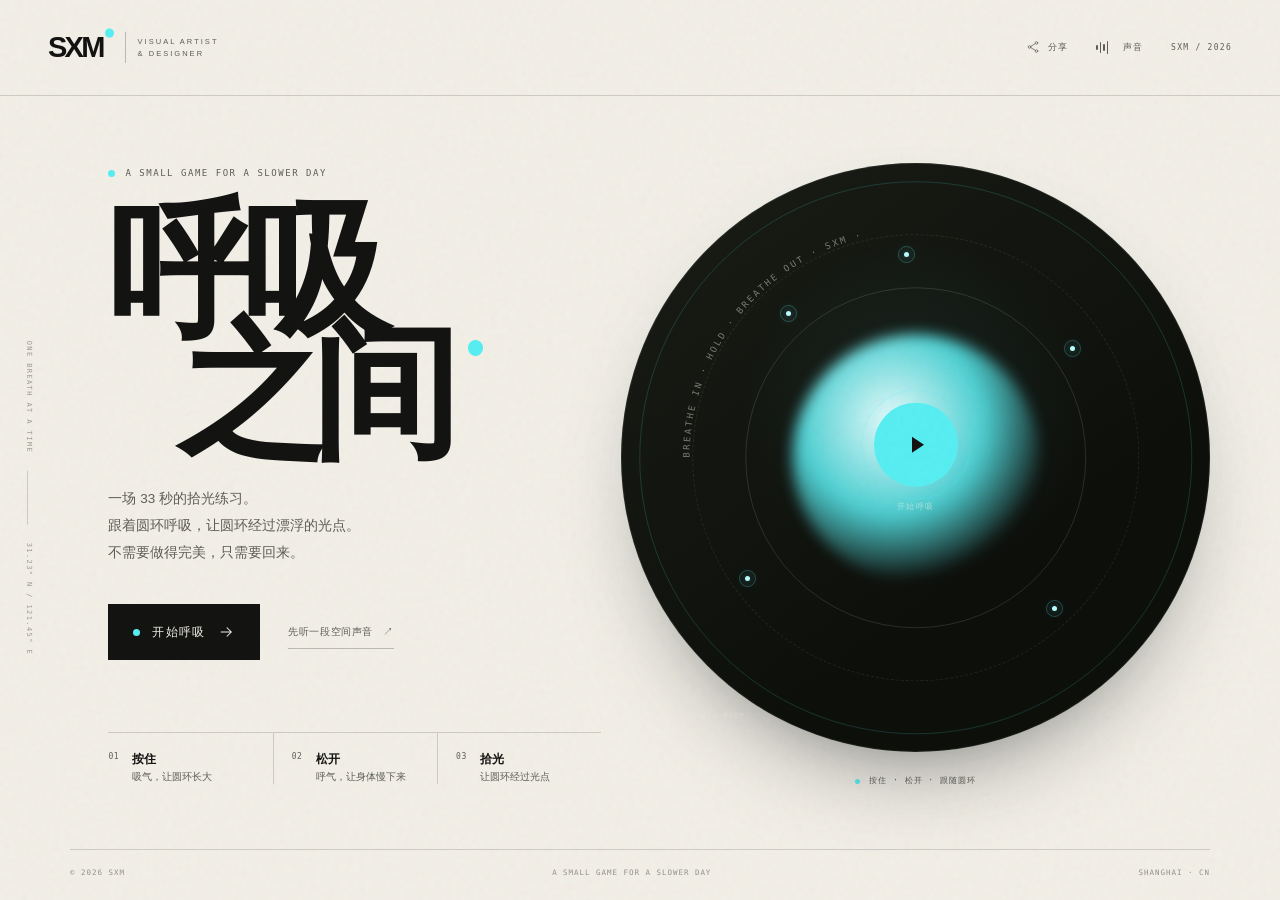
<file: index.html>
<!DOCTYPE html>
<html lang="zh-CN">
<head>
  <meta charset="UTF-8">
  <meta name="viewport" content="width=device-width, initial-scale=1.0, viewport-fit=cover">
  <meta name="description" content="SXM 呼吸之间 —— 一场 33 秒的拾光小游戏。按住吸气，松开呼气，让圆环经过光点。">
  <meta name="theme-color" content="#F2EFE7">
  <meta name="apple-mobile-web-app-capable" content="yes">
  <meta name="apple-mobile-web-app-status-bar-style" content="black-translucent">
  <meta property="og:type" content="website">
  <meta property="og:title" content="SXM · 呼吸之间｜拾光小游戏">
  <meta property="og:description" content="按住吸气，松开呼气，在 33 秒里拾起 18 个光点。">
  <meta property="og:url" content="https://sxm6688.github.io/sxm-breath/">
  <meta property="og:image" content="https://sxm6688.github.io/sxm-breath/og-image.png">
  <meta property="og:image:width" content="1200">
  <meta property="og:image:height" content="630">
  <meta name="twitter:card" content="summary_large_image">
  <meta name="twitter:title" content="SXM · 呼吸之间｜拾光小游戏">
  <meta name="twitter:description" content="按住吸气，松开呼气，在 33 秒里拾起 18 个光点。">
  <meta name="twitter:image" content="https://sxm6688.github.io/sxm-breath/og-image.png">
  <link rel="canonical" href="https://sxm6688.github.io/sxm-breath/">
  <title>SXM · 呼吸之间｜拾光小游戏</title>
  <link rel="icon" href="data:image/svg+xml,%3Csvg xmlns='http://www.w3.org/2000/svg' viewBox='0 0 64 64'%3E%3Crect width='64' height='64' rx='50%25' fill='%23131311'/%3E%3Ccircle cx='44' cy='20' r='9' fill='%2358EEF2'/%3E%3Ctext x='15' y='43' font-family='Arial Black' font-size='20' fill='%23F2EFE7'%3ESXM%3C/text%3E%3C/svg%3E">
  <link rel="stylesheet" href="game.css?v=20261019-2">
</head>
<body>
  <a class="skip-link" href="#gameStart">跳到游戏</a>
  <div class="grain" aria-hidden="true"></div>

  <header class="site-head">
    <a class="brand" href="game.html" aria-label="SXM 首页">
      <span class="brand__mark">SXM<span class="brand__dot" aria-hidden="true"></span></span>
      <span class="brand__divider" aria-hidden="true"></span>
      <span class="brand__type">VISUAL ARTIST<br>&amp; DESIGNER</span>
    </a>
    <div class="head-actions">
      <button class="share-btn" type="button" data-share aria-label="分享小游戏">
        <svg viewBox="0 0 24 24" aria-hidden="true"><circle cx="18" cy="5" r="2.2"/><circle cx="6" cy="12" r="2.2"/><circle cx="18" cy="19" r="2.2"/><path d="m8 11 7.8-4.6M8 13l7.8 4.6"/></svg>
        <span>分享</span>
      </button>
      <button class="sound-btn" type="button" data-sound aria-pressed="false" aria-label="打开空间声音">
        <span class="sound-icon" aria-hidden="true"><i></i><i></i><i></i><i></i></span>
        <span class="sound-label">声音</span>
      </button>
      <span class="head-index">SXM / 2026</span>
    </div>
  </header>

  <main class="landing">
    <div class="landing__rail" aria-hidden="true">
      <span>ONE BREATH AT A TIME</span>
      <span class="rail-line"></span>
      <span>31.23° N / 121.45° E</span>
    </div>

    <div class="landing__grid">
      <section class="hero-copy">
        <p class="eyebrow reveal"><span class="lime-dot"></span> A SMALL GAME FOR A SLOWER DAY</p>
        <h1 class="reveal">呼吸<br><span class="hero-copy__second">之间<span class="title-dot" aria-hidden="true"></span></span></h1>
        <p class="lede reveal">一场 33 秒的拾光练习。<br>跟着圆环呼吸，让圆环经过漂浮的光点。<br>不需要做得完美，只需要回来。</p>
        <div class="hero-actions reveal">
          <button class="start-btn" type="button" data-open-game id="gameStart">
            <span class="start-btn__dot" aria-hidden="true"></span>
            开始呼吸
            <svg viewBox="0 0 24 24" aria-hidden="true"><path d="M5 12h13M13 6l6 6-6 6"/></svg>
          </button>
          <button class="sound-link" type="button" data-sound-link>先听一段空间声音 <span>↗</span></button>
        </div>
        <div class="how reveal">
          <div class="how__item">
            <span class="how__n">01</span>
            <div><strong>按住</strong><span>吸气，让圆环长大</span></div>
          </div>
          <div class="how__item">
            <span class="how__n">02</span>
            <div><strong>松开</strong><span>呼气，让身体慢下来</span></div>
          </div>
          <div class="how__item">
            <span class="how__n">03</span>
            <div><strong>拾光</strong><span>让圆环经过光点</span></div>
          </div>
        </div>
      </section>

      <section class="preview reveal" aria-label="呼吸游戏预览">
        <div class="preview__glow" aria-hidden="true"></div>
        <div class="preview__disc">
          <div class="preview__ring preview__ring--1" aria-hidden="true"></div>
          <div class="preview__ring preview__ring--2" aria-hidden="true"></div>
          <div class="preview__ring preview__ring--3" aria-hidden="true"></div>
          <div class="preview__orb" aria-hidden="true"></div>
          <div class="preview__motes" aria-hidden="true">
            <i class="preview__mote preview__mote--1"></i>
            <i class="preview__mote preview__mote--2"></i>
            <i class="preview__mote preview__mote--3"></i>
            <i class="preview__mote preview__mote--4"></i>
            <i class="preview__mote preview__mote--5"></i>
          </div>
          <svg class="preview__orbit" viewBox="0 0 440 440" aria-hidden="true">
            <defs>
              <path id="previewOrbit" d="M220,220 m-176,0 a176,176 0 1,1 352,0 a176,176 0 1,1 -352,0"/>
            </defs>
            <text>
              <textPath href="#previewOrbit" startOffset="0">BREATHE IN · HOLD · BREATHE OUT · SXM · </textPath>
            </text>
          </svg>
          <div class="preview__core">
            <button class="play-btn" type="button" data-open-game aria-label="开始呼吸游戏">
              <span class="play-tri" aria-hidden="true"></span>
            </button>
            <span>开始呼吸</span>
          </div>
          <span class="preview__label">SXM / BREATH ROOM</span>
          <span class="preview__timer">33 SEC</span>
        </div>
        <p class="preview__note"><span class="preview__note-dot" aria-hidden="true"></span>按住 · 松开 · 跟随圆环</p>
      </section>
    </div>

    <footer class="landing__foot">
      <span>© 2026 SXM</span>
      <span>A SMALL GAME FOR A SLOWER DAY</span>
      <span>SHANGHAI · CN</span>
    </footer>
  </main>

  <div class="game" data-game aria-hidden="true" role="dialog" aria-modal="true" aria-label="呼吸之间疗愈游戏">
    <div class="game__ambient" aria-hidden="true"></div>
    <div class="game__grain" aria-hidden="true"></div>

    <header class="game__head">
      <div class="brand brand--light">
        <span class="brand__mark">SXM<span class="brand__dot" aria-hidden="true"></span></span>
        <span class="brand__divider" aria-hidden="true"></span>
        <span class="brand__type">VISUAL ARTIST<br>&amp; DESIGNER</span>
      </div>
      <div class="game__progress">
        <div class="game__progress-label"><span>呼吸</span><strong data-cycle>01 / 03</strong></div>
        <div class="game__progress-track"><i data-progress></i></div>
      </div>
      <div class="game__head-actions">
        <button class="sound-btn sound-btn--light" type="button" data-sound aria-pressed="false" aria-label="打开空间声音">
          <span class="sound-icon" aria-hidden="true"><i></i><i></i><i></i><i></i></span>
          <span class="sound-label">声音</span>
        </button>
        <button class="close-btn" type="button" data-close-game aria-label="结束练习">
          <span></span><span></span>
        </button>
      </div>
    </header>

    <div class="game__stage" data-stage tabindex="0">
      <div class="game__phase">
        <p class="eyebrow"><span class="lime-dot"></span> BREATH <span data-cycle-small>01 / 03</span></p>
        <h2 data-phase>准备好了吗</h2>
        <p class="game__count" data-phase-count>按住开始</p>
        <p class="game__instruction" data-instruction>按住任意处，开始第一次吸气。让圆环经过光点。</p>
      </div>

      <canvas data-canvas aria-hidden="true"></canvas>

      <div class="game__collect">
        <span class="collect__label">拾光 / LIGHT</span>
        <strong><span data-light>00</span><small>/ 18</small></strong>
        <div class="collect__dots" data-light-dots aria-hidden="true"></div>
        <div class="collect__combo" data-combo>连击 ×1</div>
      </div>

      <div class="game__readout">
        <div class="readout__top"><span>实时共振</span><strong data-resonance>00<small>%</small></strong></div>
        <div class="readout__bar"><i data-resonance-bar></i></div>
      </div>
    </div>

    <footer class="game__foot">
      <div class="hold-hints">
        <span class="hold-hint is-active" data-hint-hold><b>按住</b><small>吸气</small></span>
        <span class="hold-hint" data-hint-release><b>松开</b><small>呼气</small></span>
      </div>
      <span class="game__foot-meta">3 BREATHS · 18 LIGHTS · SXM</span>
      <button class="end-btn" type="button" data-close-game>结束练习</button>
    </footer>

    <section class="game__result" data-result aria-hidden="true">
      <div class="result__card">
        <button class="result__share" type="button" data-share>分享 ↗</button>
        <p class="eyebrow"><span class="lime-dot"></span> SESSION COMPLETE</p>
        <h2>你回来了。</h2>
        <p class="result__lede" data-result-lede>三次呼吸，不多不少。你已经把注意力带回了身体。</p>
        <div class="result__stats">
          <div><span>共振指数</span><strong data-result-score>—</strong></div>
          <div><span>完成呼吸</span><strong>3<small>次</small></strong></div>
          <div><span>停留时间</span><strong data-result-time>33<small>秒</small></strong></div>
        </div>
        <p class="result__light">拾光 <strong data-result-light>00</strong><span>/ 18</span><em>最高连击 ×<b data-result-combo>0</b></em></p>
        <svg class="result__spark" viewBox="0 0 500 72" preserveAspectRatio="none" aria-hidden="true">
          <path data-spark-path d="M0,50 L20,48 L40,44 L60,46 L80,35 L100,32 L120,38 L140,27 L160,18 L180,24 L200,20 L220,14 L240,18 L260,12 L280,16 L300,10 L320,13 L340,9 L360,12 L380,8 L400,11 L420,8 L440,10 L460,6 L480,8 L500,5"/>
        </svg>
        <p class="result__quote">“疗愈不是修复一个坏掉的你，<br>而是记起你本来就完整。”</p>
        <div class="result__actions">
          <button class="start-btn start-btn--light" type="button" data-replay>
            <span class="start-btn__dot" aria-hidden="true"></span>
            再呼吸一次
            <svg viewBox="0 0 24 24" aria-hidden="true"><path d="M5 12h13M13 6l6 6-6 6"/></svg>
          </button>
          <button class="text-link text-link--light" type="button" data-close-game>回到 sxm <span>↗</span></button>
        </div>
      </div>
    </section>
  </div>

  <div class="toast" data-toast aria-live="polite"></div>
  <script src="game.js?v=20261019-2"></script>
</body>
</html>
</file>
<file: game.css>
/* =========================================================
   SXM — 呼吸之间
   A small game for a slower day
   ========================================================= */

:root {
  --cream: #f2efe7;
  --cream-deep: #e7e3d8;
  --ink: #131311;
  --ink-soft: #5e5e56;
  --ink-faint: rgba(19, 19, 17, 0.16);
  --lime: #58eef2;
  --lime-bright: #b9fcff;
  --dark: #10120e;
  --dark-soft: #171a14;
  --white-soft: #f7f4ec;
  --sans: "Noto Sans SC", "PingFang SC", "Microsoft YaHei", "Helvetica Neue", sans-serif;
  --latin: "Helvetica Neue", "Inter", "Arial", sans-serif;
  --mono: "SFMono-Regular", "Cascadia Mono", "Consolas", monospace;
  --ease: cubic-bezier(0.22, 1, 0.36, 1);
  --ease-soft: cubic-bezier(0.4, 0, 0.2, 1);
}

*,
*::before,
*::after {
  box-sizing: border-box;
}

[hidden] {
  display: none !important;
}

html {
  scroll-behavior: smooth;
}

body {
  margin: 0;
  min-width: 320px;
  background: var(--cream);
  color: var(--ink);
  font-family: var(--sans);
  font-size: 15px;
  line-height: 1.7;
  -webkit-font-smoothing: antialiased;
  overflow-x: hidden;
  -webkit-tap-highlight-color: transparent;
}

body.is-locked {
  overflow: hidden;
}

::selection {
  background: var(--lime);
  color: var(--ink);
}

a {
  color: inherit;
  text-decoration: none;
}

button {
  padding: 0;
  border: 0;
  background: none;
  color: inherit;
  font: inherit;
  cursor: pointer;
}

svg {
  display: block;
}

p,
h1,
h2 {
  margin: 0;
}

:focus-visible {
  outline: 2px solid var(--ink);
  outline-offset: 5px;
}

.sr-only {
  position: absolute;
  width: 1px;
  height: 1px;
  padding: 0;
  margin: -1px;
  overflow: hidden;
  clip: rect(0, 0, 0, 0);
  white-space: nowrap;
  border: 0;
}

.skip-link {
  position: fixed;
  top: 12px;
  left: 12px;
  z-index: 9999;
  padding: 10px 18px;
  background: var(--ink);
  color: var(--cream);
  font-size: 12px;
  transform: translateY(-160%);
  transition: transform 0.25s ease;
}

.skip-link:focus {
  transform: translateY(0);
}

.grain {
  position: fixed;
  inset: 0;
  z-index: 5000;
  pointer-events: none;
  opacity: 0.055;
  mix-blend-mode: multiply;
  background-image: url("data:image/svg+xml,%3Csvg viewBox='0 0 160 160' xmlns='http://www.w3.org/2000/svg'%3E%3Cfilter id='n'%3E%3CfeTurbulence type='fractalNoise' baseFrequency='0.9' numOctaves='3' stitchTiles='stitch'/%3E%3C/filter%3E%3Crect width='100%25' height='100%25' filter='url(%23n)' opacity='0.9'/%3E%3C/svg%3E");
}

.lime-dot {
  display: inline-block;
  width: 7px;
  height: 7px;
  flex: 0 0 auto;
  border-radius: 50%;
  background: var(--lime);
}

/* =========================================================
   Brand lockup
   ========================================================= */

.brand {
  display: inline-flex;
  align-items: center;
  gap: 12px;
  line-height: 1;
}

.brand__mark {
  position: relative;
  display: inline-block;
  padding-right: 10px;
  font-family: "Arial Black", "Helvetica Neue", "Arial", sans-serif;
  font-size: 29px;
  font-weight: 900;
  line-height: 0.92;
  letter-spacing: -0.095em;
  transform: scaleY(1.03);
  transform-origin: center;
}

.brand__dot {
  position: absolute;
  top: -5px;
  right: -1px;
  width: 9px;
  height: 9px;
  border-radius: 50%;
  background: var(--lime);
}

.brand__divider {
  width: 1px;
  height: 31px;
  background: rgba(19, 19, 17, 0.24);
}

.brand__type {
  font-family: var(--latin);
  font-size: 7.5px;
  font-weight: 500;
  letter-spacing: 0.27em;
  line-height: 1.6;
  color: var(--ink-soft);
}

.brand--light {
  color: var(--cream);
}

.brand--light .brand__divider {
  background: rgba(242, 239, 231, 0.24);
}

.brand--light .brand__type {
  color: rgba(242, 239, 231, 0.48);
}

/* =========================================================
   Landing
   ========================================================= */

.site-head {
  position: relative;
  z-index: 30;
  display: flex;
  align-items: center;
  justify-content: space-between;
  height: 96px;
  padding: 0 48px;
  border-bottom: 1px solid var(--ink-faint);
}

.head-actions {
  display: flex;
  align-items: center;
  gap: 28px;
}

.share-btn {
  display: inline-flex;
  align-items: center;
  gap: 8px;
  padding: 6px 0;
  font-family: var(--mono);
  font-size: 9px;
  letter-spacing: 0.1em;
  color: var(--ink-soft);
  transition: color 0.3s ease;
}

.share-btn svg {
  width: 14px;
  height: 14px;
  fill: none;
  stroke: currentColor;
  stroke-width: 1.25;
  stroke-linecap: round;
}

.share-btn:hover {
  color: var(--ink);
}

.head-index {
  font-family: var(--mono);
  font-size: 8px;
  letter-spacing: 0.16em;
  color: var(--ink-soft);
}

.sound-btn {
  display: inline-flex;
  align-items: center;
  gap: 10px;
  padding: 6px 0;
  font-family: var(--mono);
  font-size: 9px;
  letter-spacing: 0.1em;
  color: var(--ink-soft);
  transition: color 0.3s ease;
}

.sound-icon {
  display: flex;
  align-items: center;
  gap: 2px;
  width: 17px;
  height: 14px;
}

.sound-icon i {
  display: block;
  width: 1.5px;
  height: 100%;
  border-radius: 2px;
  background: currentColor;
  transform-origin: center;
}

.sound-icon i:nth-child(1) {
  height: 34%;
}

.sound-icon i:nth-child(2) {
  height: 72%;
}

.sound-icon i:nth-child(3) {
  height: 48%;
}

.sound-icon i:nth-child(4) {
  height: 86%;
}

.sound-btn[aria-pressed="true"] {
  color: var(--ink);
}

.sound-btn[aria-pressed="true"] .sound-icon i {
  animation: sound-bar 1.4s ease-in-out infinite;
}

.sound-btn[aria-pressed="true"] .sound-icon i:nth-child(2) {
  animation-delay: -0.35s;
}

.sound-btn[aria-pressed="true"] .sound-icon i:nth-child(3) {
  animation-delay: -0.7s;
}

.sound-btn[aria-pressed="true"] .sound-icon i:nth-child(4) {
  animation-delay: -1s;
}

@keyframes sound-bar {
  0%,
  100% {
    transform: scaleY(0.35);
  }
  50% {
    transform: scaleY(1);
  }
}

.landing {
  position: relative;
  min-height: calc(100svh - 96px);
  display: flex;
  flex-direction: column;
  overflow: hidden;
}

.landing::before {
  content: "";
  position: absolute;
  inset: 0;
  pointer-events: none;
  background-image: linear-gradient(180deg, transparent calc(75% - 0.5px), rgba(19, 19, 17, 0.05) 75%, transparent calc(75% + 0.5px));
  mask-image: linear-gradient(90deg, transparent, #000 18%, #000 82%, transparent);
}

.landing__rail {
  position: absolute;
  left: 22px;
  top: 50%;
  z-index: 2;
  display: flex;
  align-items: center;
  gap: 18px;
  transform: translateY(-50%);
  writing-mode: vertical-rl;
  font-family: var(--mono);
  font-size: 7px;
  letter-spacing: 0.2em;
  color: rgba(19, 19, 17, 0.38);
}

.rail-line {
  display: block;
  width: 1px;
  height: 54px;
  background: rgba(19, 19, 17, 0.16);
}

.landing__grid {
  position: relative;
  z-index: 2;
  flex: 1;
  width: min(1380px, calc(100% - 140px));
  margin: 0 auto;
  display: grid;
  grid-template-columns: 1.02fr 0.98fr;
  align-items: center;
  gap: 20px;
  padding: 26px 0 20px;
}

.hero-copy {
  position: relative;
  z-index: 3;
  padding-left: clamp(0px, 3vw, 40px);
}

.eyebrow {
  display: flex;
  align-items: center;
  gap: 10px;
  font-family: var(--mono);
  font-size: 9px;
  font-weight: 400;
  letter-spacing: 0.17em;
  line-height: 1.4;
  text-transform: uppercase;
  color: var(--ink-soft);
}

.hero-copy h1 {
  margin: 30px 0 32px;
  font-family: var(--sans);
  font-size: clamp(104px, 11.6vw, 170px);
  font-weight: 700;
  line-height: 0.82;
  letter-spacing: -0.095em;
}

.hero-copy__second {
  position: relative;
  display: inline-block;
  padding-left: 0.46em;
}

.title-dot {
  position: absolute;
  top: 0.06em;
  right: -0.26em;
  width: 0.105em;
  height: 0.105em;
  border-radius: 50%;
  background: var(--lime);
  animation: dot-breathe 5s ease-in-out infinite;
}

@keyframes dot-breathe {
  0%,
  100% {
    transform: scale(0.82);
    opacity: 0.72;
  }
  50% {
    transform: scale(1.08);
    opacity: 1;
  }
}

.lede {
  max-width: 390px;
  font-size: 13.5px;
  line-height: 2;
  color: var(--ink-soft);
}

.hero-actions {
  display: flex;
  align-items: center;
  gap: 28px;
  margin-top: 38px;
}

.start-btn {
  display: inline-flex;
  align-items: center;
  gap: 12px;
  min-height: 56px;
  padding: 0 25px;
  background: var(--ink);
  color: var(--cream);
  font-size: 12px;
  font-weight: 500;
  letter-spacing: 0.1em;
  transition: background 0.35s var(--ease), color 0.35s var(--ease);
}

.start-btn__dot {
  width: 7px;
  height: 7px;
  border-radius: 50%;
  background: var(--lime);
  transition: background 0.35s var(--ease);
}

.start-btn svg {
  width: 18px;
  height: 18px;
  fill: none;
  stroke: currentColor;
  stroke-width: 1.4;
  transition: transform 0.4s var(--ease);
}

.start-btn:hover {
  background: var(--lime);
  color: var(--ink);
}

.start-btn:hover .start-btn__dot {
  background: var(--ink);
}

.start-btn:hover svg {
  transform: translateX(4px);
}

.sound-link {
  display: inline-flex;
  align-items: center;
  gap: 10px;
  padding: 8px 0;
  border-bottom: 1px solid rgba(19, 19, 17, 0.24);
  font-size: 10px;
  letter-spacing: 0.06em;
  color: var(--ink-soft);
  transition: color 0.3s ease, border-color 0.3s ease;
}

.sound-link span {
  transition: transform 0.35s var(--ease);
}

.sound-link:hover {
  color: var(--ink);
  border-color: var(--ink);
}

.sound-link:hover span {
  transform: translate(3px, -3px);
}

.how {
  display: grid;
  grid-template-columns: repeat(3, minmax(0, 1fr));
  gap: 0;
  max-width: 520px;
  margin-top: clamp(52px, 8vh, 86px);
  border-top: 1px solid var(--ink-faint);
}

.how__item {
  display: flex;
  gap: 13px;
  padding: 17px 18px 0 0;
}

.how__item + .how__item {
  padding-left: 18px;
  border-left: 1px solid var(--ink-faint);
}

.how__n {
  font-family: var(--mono);
  font-size: 8px;
  letter-spacing: 0.08em;
  color: var(--ink-soft);
}

.how__item strong,
.how__item div span {
  display: block;
}

.how__item strong {
  font-family: var(--sans);
  font-size: 12px;
  font-weight: 600;
  line-height: 1.5;
}

.how__item div span {
  margin-top: 2px;
  font-size: 9.5px;
  line-height: 1.5;
  color: var(--ink-soft);
}

/* ---------- Preview disc ---------- */

.preview {
  position: relative;
  display: flex;
  flex-direction: column;
  align-items: center;
  justify-content: center;
  justify-self: center;
  width: min(46vw, 590px);
  aspect-ratio: 1;
}

.preview__glow {
  position: absolute;
  left: 50%;
  top: 50%;
  width: 104%;
  aspect-ratio: 1;
  border-radius: 50%;
  transform: translate(-50%, -50%);
  background: radial-gradient(circle, rgba(88, 238, 242, 0.33), rgba(88, 238, 242, 0.08) 42%, transparent 67%);
  filter: blur(40px);
}

.preview__disc {
  position: relative;
  width: 100%;
  height: 100%;
  border-radius: 50%;
  background:
    radial-gradient(circle at 50% 42%, rgba(88, 238, 242, 0.08), transparent 38%),
    linear-gradient(145deg, #1a1d16, #0d0f0b 68%);
  color: var(--cream);
  box-shadow: 0 45px 100px -55px rgba(19, 19, 17, 0.7), inset 0 0 0 1px rgba(242, 239, 231, 0.08);
  animation: preview-breathe 8s ease-in-out infinite;
}

@keyframes preview-breathe {
  0%,
  100% {
    transform: scale(0.985);
  }
  50% {
    transform: scale(1.018);
  }
}

.preview__ring {
  position: absolute;
  left: 50%;
  top: 50%;
  aspect-ratio: 1;
  border: 1px solid rgba(242, 239, 231, 0.13);
  border-radius: 50%;
  transform: translate(-50%, -50%);
}

.preview__ring--1 {
  width: 58%;
}

.preview__ring--2 {
  width: 76%;
  border-style: dashed;
  border-color: rgba(242, 239, 231, 0.09);
  animation: slow-spin 60s linear infinite;
}

.preview__ring--3 {
  width: 94%;
  border-color: rgba(88, 238, 242, 0.16);
}

@keyframes slow-spin {
  to {
    transform: translate(-50%, -50%) rotate(360deg);
  }
}

.preview__orb {
  position: absolute;
  left: 50%;
  top: 50%;
  width: 42%;
  aspect-ratio: 1;
  border-radius: 50%;
  transform: translate(-50%, -50%);
  background: radial-gradient(circle at 40% 35%, rgba(235, 255, 255, 0.98), rgba(88, 238, 242, 0.86) 42%, rgba(88, 238, 242, 0.22) 66%, transparent 73%);
  filter: blur(7px);
  animation: orb-glow 8s ease-in-out infinite;
}

@keyframes orb-glow {
  0%,
  100% {
    transform: translate(-50%, -50%) scale(0.78);
    opacity: 0.7;
  }
  50% {
    transform: translate(-50%, -50%) scale(1.04);
    opacity: 0.95;
  }
}

.preview__motes {
  position: absolute;
  inset: 0;
  pointer-events: none;
}

.preview__mote {
  position: absolute;
  width: 5px;
  height: 5px;
  border-radius: 50%;
  background: var(--lime-bright);
  box-shadow: 0 0 10px rgba(88, 238, 242, 0.75);
  animation: mote-float 7s ease-in-out infinite;
}

.preview__mote::after {
  content: "";
  position: absolute;
  inset: -6px;
  border: 1px solid rgba(88, 238, 242, 0.25);
  border-radius: 50%;
}

.preview__mote--1 {
  left: 28%;
  top: 25%;
}

.preview__mote--2 {
  right: 23%;
  top: 31%;
  animation-delay: -2.2s;
}

.preview__mote--3 {
  left: 21%;
  bottom: 29%;
  animation-delay: -4.1s;
}

.preview__mote--4 {
  right: 26%;
  bottom: 24%;
  animation-delay: -1.3s;
}

.preview__mote--5 {
  left: 48%;
  top: 15%;
  animation-delay: -3.2s;
}

@keyframes mote-float {
  0%,
  100% {
    transform: translate(0, 0) scale(0.85);
    opacity: 0.55;
  }
  50% {
    transform: translate(5px, -9px) scale(1.12);
    opacity: 1;
  }
}

.preview__orbit {
  position: absolute;
  inset: 2%;
  width: 96%;
  height: 96%;
  animation: orbit-spin 54s linear infinite;
}

.preview__orbit text {
  font-family: var(--mono);
  font-size: 7px;
  letter-spacing: 0.26em;
  fill: rgba(242, 239, 231, 0.46);
}

@keyframes orbit-spin {
  to {
    transform: rotate(360deg);
  }
}

.preview__core {
  position: absolute;
  left: 50%;
  top: 50%;
  z-index: 4;
  display: flex;
  flex-direction: column;
  align-items: center;
  gap: 14px;
  transform: translate(-50%, -50%);
}

.preview__core > span {
  font-family: var(--mono);
  font-size: 7.5px;
  letter-spacing: 0.16em;
  color: rgba(242, 239, 231, 0.56);
}

.play-btn {
  position: relative;
  display: flex;
  align-items: center;
  justify-content: center;
  width: 84px;
  height: 84px;
  border-radius: 50%;
  background: var(--lime);
  transition: transform 0.5s var(--ease), background 0.3s ease, box-shadow 0.5s var(--ease);
}

.play-btn::before {
  content: "";
  position: absolute;
  inset: -13px;
  border: 1px solid rgba(88, 238, 242, 0.22);
  border-radius: 50%;
  transition: inset 0.5s var(--ease), opacity 0.5s ease;
}

.play-tri {
  width: 0;
  height: 0;
  margin-left: 5px;
  border-top: 8px solid transparent;
  border-bottom: 8px solid transparent;
  border-left: 12px solid var(--ink);
}

.play-btn:hover {
  transform: scale(1.08);
  background: var(--lime-bright);
  box-shadow: 0 0 40px rgba(88, 238, 242, 0.24);
}

.play-btn:hover::before {
  inset: -22px;
}

.preview__label,
.preview__timer {
  position: absolute;
  bottom: 29px;
  z-index: 4;
  font-family: var(--mono);
  font-size: 7px;
  letter-spacing: 0.16em;
  color: rgba(242, 239, 231, 0.36);
}

.preview__label {
  left: 33px;
}

.preview__timer {
  right: 33px;
}

.preview__note {
  display: flex;
  align-items: center;
  gap: 9px;
  margin-top: 22px;
  font-family: var(--mono);
  font-size: 8px;
  letter-spacing: 0.12em;
  color: var(--ink-soft);
}

.preview__note-dot {
  width: 5px;
  height: 5px;
  border-radius: 50%;
  background: var(--lime);
}

.landing__foot {
  position: relative;
  z-index: 3;
  display: flex;
  align-items: center;
  justify-content: space-between;
  gap: 24px;
  width: min(1380px, calc(100% - 140px));
  margin: 0 auto;
  padding: 17px 0 20px;
  border-top: 1px solid var(--ink-faint);
  font-family: var(--mono);
  font-size: 7.5px;
  letter-spacing: 0.13em;
  color: rgba(19, 19, 17, 0.42);
}

/* =========================================================
   Reveal
   ========================================================= */

.reveal {
  opacity: 0;
  transform: translateY(22px);
  animation: rise-in 0.9s var(--ease) forwards;
}

.hero-copy .eyebrow {
  animation-delay: 0.05s;
}

.hero-copy h1 {
  animation-delay: 0.14s;
}

.hero-copy .lede {
  animation-delay: 0.26s;
}

.hero-copy .hero-actions {
  animation-delay: 0.36s;
}

.hero-copy .how {
  animation-delay: 0.46s;
}

.preview {
  animation-delay: 0.3s;
}

@keyframes rise-in {
  to {
    opacity: 1;
    transform: translateY(0);
  }
}

/* =========================================================
   Game overlay
   ========================================================= */

.game {
  position: fixed;
  inset: 0;
  z-index: 2000;
  display: flex;
  flex-direction: column;
  background: var(--dark);
  color: var(--cream);
  visibility: hidden;
  opacity: 0;
  transition: opacity 0.65s var(--ease-soft), visibility 0.65s;
  overflow: hidden;
  overscroll-behavior: none;
}

.game.is-open {
  visibility: visible;
  opacity: 1;
}

.game__ambient {
  position: absolute;
  inset: 0;
  background:
    radial-gradient(circle at 54% 52%, rgba(88, 238, 242, 0.11), transparent 28%),
    radial-gradient(circle at 52% 55%, rgba(62, 91, 53, 0.28), transparent 58%),
    linear-gradient(145deg, #11140f, #0b0d09 62%, #10130d);
}

.game__ambient::after {
  content: "";
  position: absolute;
  inset: 0;
  background: repeating-radial-gradient(circle at 54% 52%, transparent 0 170px, rgba(242, 239, 231, 0.022) 171px 172px);
}

.game__grain {
  position: absolute;
  inset: 0;
  z-index: 1;
  pointer-events: none;
  opacity: 0.04;
  background-image: url("data:image/svg+xml,%3Csvg viewBox='0 0 160 160' xmlns='http://www.w3.org/2000/svg'%3E%3Cfilter id='n'%3E%3CfeTurbulence type='fractalNoise' baseFrequency='0.9' numOctaves='3' stitchTiles='stitch'/%3E%3C/filter%3E%3Crect width='100%25' height='100%25' filter='url(%23n)' opacity='0.9'/%3E%3C/svg%3E");
}

.game__head {
  position: relative;
  z-index: 5;
  display: flex;
  align-items: center;
  justify-content: space-between;
  height: 96px;
  padding: 0 48px;
  border-bottom: 1px solid rgba(242, 239, 231, 0.11);
}

.game__head .brand__mark {
  font-size: 25px;
}

.game__head .brand__divider {
  height: 27px;
}

.game__progress {
  position: absolute;
  left: 50%;
  top: 50%;
  width: 238px;
  transform: translate(-50%, -50%);
}

.game__progress-label {
  display: flex;
  align-items: baseline;
  justify-content: space-between;
  margin-bottom: 9px;
  font-family: var(--mono);
  font-size: 8px;
  letter-spacing: 0.14em;
  color: rgba(242, 239, 231, 0.46);
}

.game__progress-label strong {
  font-weight: 400;
  color: var(--cream);
}

.game__progress-track {
  width: 100%;
  height: 1px;
  background: rgba(242, 239, 231, 0.15);
  overflow: hidden;
}

.game__progress-track i {
  display: block;
  width: 0%;
  height: 100%;
  background: var(--lime);
  transition: width 0.3s linear;
}

.game__head-actions {
  display: flex;
  align-items: center;
  gap: 24px;
}

.sound-btn--light {
  color: rgba(242, 239, 231, 0.48);
}

.sound-btn--light[aria-pressed="true"] {
  color: var(--lime);
}

.close-btn {
  position: relative;
  width: 42px;
  height: 42px;
  border: 1px solid rgba(242, 239, 231, 0.22);
  border-radius: 50%;
  transition: background 0.3s ease, transform 0.4s var(--ease);
}

.close-btn span {
  position: absolute;
  left: 50%;
  top: 50%;
  width: 14px;
  height: 1px;
  background: var(--cream);
}

.close-btn span:first-child {
  transform: translate(-50%, -50%) rotate(45deg);
}

.close-btn span:last-child {
  transform: translate(-50%, -50%) rotate(-45deg);
}

.close-btn:hover {
  background: rgba(242, 239, 231, 0.08);
  transform: rotate(90deg);
}

.game__stage {
  position: relative;
  flex: 1;
  min-height: 0;
  outline: none;
  touch-action: none;
  user-select: none;
  -webkit-user-select: none;
  -webkit-touch-callout: none;
  cursor: pointer;
}

.game__stage canvas {
  position: absolute;
  inset: 0;
  width: 100%;
  height: 100%;
}

.game__phase {
  position: absolute;
  left: 5%;
  top: 9%;
  z-index: 3;
  width: min(290px, 24vw);
  pointer-events: none;
}

.game__phase .eyebrow {
  color: rgba(242, 239, 231, 0.46);
}

.game__phase h2 {
  margin: 18px 0 5px;
  font-family: var(--sans);
  font-size: clamp(58px, 7.2vw, 104px);
  font-weight: 600;
  line-height: 0.95;
  letter-spacing: -0.07em;
  color: var(--cream);
  transition: opacity 0.2s ease, transform 0.4s var(--ease);
}

.game__phase h2.is-changing {
  opacity: 0;
  transform: translateY(8px);
}

.game__count {
  font-family: var(--mono);
  font-size: 18px;
  letter-spacing: 0.08em;
  color: var(--lime);
}

.game__instruction {
  margin-top: 23px;
  padding-top: 18px;
  border-top: 1px solid rgba(242, 239, 231, 0.13);
  font-size: 11px;
  line-height: 1.9;
  color: rgba(242, 239, 231, 0.46);
}

.game__collect {
  position: absolute;
  right: 5%;
  top: 9%;
  z-index: 3;
  width: min(190px, 17vw);
  text-align: right;
  pointer-events: none;
}

.collect__label {
  display: block;
  font-family: var(--mono);
  font-size: 8px;
  letter-spacing: 0.13em;
  color: rgba(242, 239, 231, 0.4);
}

.game__collect strong {
  display: block;
  margin-top: 5px;
  font-family: var(--latin);
  font-size: 31px;
  font-weight: 400;
  line-height: 1;
  letter-spacing: -0.04em;
  color: var(--lime);
}

.game__collect strong small {
  margin-left: 4px;
  font-size: 10px;
  letter-spacing: 0;
  color: rgba(242, 239, 231, 0.4);
}

.collect__dots {
  display: grid;
  grid-template-columns: repeat(9, minmax(0, 1fr));
  gap: 4px;
  margin-top: 12px;
}

.collect__dots span {
  display: block;
  aspect-ratio: 1;
  border-radius: 50%;
  background: rgba(242, 239, 231, 0.14);
  transition: background 0.35s ease, box-shadow 0.35s ease, transform 0.35s var(--ease);
}

.collect__dots span.is-lit {
  background: var(--lime);
  box-shadow: 0 0 7px rgba(88, 238, 242, 0.65);
  transform: scale(1.08);
}

.collect__dots span:nth-child(12) {
  outline: 1px solid rgba(88, 238, 242, 0.36);
  outline-offset: 2px;
}

.collect__combo {
  margin-top: 11px;
  font-family: var(--mono);
  font-size: 8px;
  letter-spacing: 0.1em;
  color: var(--lime);
  opacity: 0;
  transform: translateY(4px);
  transition: opacity 0.3s ease, transform 0.4s var(--ease);
}

.collect__combo.is-active {
  opacity: 1;
  transform: translateY(0);
}

.collect__combo.is-noise {
  color: #c99879;
}

.game__readout {
  position: absolute;
  right: 5%;
  bottom: 8%;
  z-index: 3;
  width: min(190px, 17vw);
  pointer-events: none;
}

.readout__top {
  display: flex;
  align-items: flex-end;
  justify-content: space-between;
  margin-bottom: 10px;
}

.readout__top > span {
  font-family: var(--mono);
  font-size: 8px;
  letter-spacing: 0.12em;
  color: rgba(242, 239, 231, 0.4);
}

.readout__top strong {
  font-family: var(--latin);
  font-size: 29px;
  font-weight: 400;
  line-height: 1;
  letter-spacing: -0.04em;
  color: var(--lime);
}

.readout__top strong small {
  font-size: 10px;
  letter-spacing: 0;
}

.readout__bar {
  width: 100%;
  height: 2px;
  background: rgba(242, 239, 231, 0.13);
  overflow: hidden;
}

.readout__bar i {
  display: block;
  width: 0%;
  height: 100%;
  background: var(--lime);
  transition: width 0.18s linear;
}

.game__foot {
  position: relative;
  z-index: 5;
  display: flex;
  align-items: center;
  justify-content: space-between;
  gap: 24px;
  height: 88px;
  padding: 0 48px;
  border-top: 1px solid rgba(242, 239, 231, 0.11);
}

.hold-hints {
  display: flex;
  align-items: center;
  gap: 30px;
}

.hold-hint {
  display: flex;
  align-items: baseline;
  gap: 8px;
  color: rgba(242, 239, 231, 0.26);
  transition: color 0.35s ease;
}

.hold-hint b {
  font-size: 14px;
  font-weight: 500;
  letter-spacing: 0.02em;
}

.hold-hint small {
  font-family: var(--mono);
  font-size: 8px;
  letter-spacing: 0.1em;
}

.hold-hint.is-active {
  color: var(--lime);
}

.hold-hint.is-active b {
  font-weight: 600;
}

.game__foot-meta {
  font-family: var(--mono);
  font-size: 7.5px;
  letter-spacing: 0.14em;
  color: rgba(242, 239, 231, 0.32);
}

.end-btn {
  padding: 8px 0;
  border-bottom: 1px solid rgba(242, 239, 231, 0.22);
  font-size: 10px;
  letter-spacing: 0.08em;
  color: rgba(242, 239, 231, 0.55);
  transition: color 0.3s ease, border-color 0.3s ease;
}

.end-btn:hover {
  color: var(--cream);
  border-color: var(--cream);
}

/* ---------- Result ---------- */

.game__result {
  position: absolute;
  inset: 0;
  z-index: 20;
  display: flex;
  align-items: center;
  justify-content: center;
  padding: 28px;
  background: rgba(10, 12, 8, 0.84);
  backdrop-filter: blur(18px);
  -webkit-backdrop-filter: blur(18px);
  visibility: hidden;
  opacity: 0;
  transition: opacity 0.65s var(--ease-soft), visibility 0.65s;
}

.game__result.is-visible {
  visibility: visible;
  opacity: 1;
}

.result__card {
  position: relative;
  width: min(720px, 100%);
  max-height: calc(100vh - 56px);
  padding: clamp(36px, 5vw, 58px);
  background: var(--cream);
  color: var(--ink);
  overflow: auto;
  scrollbar-width: none;
  transform: translateY(24px) scale(0.985);
  transition: transform 0.8s var(--ease);
  box-shadow: 0 50px 120px -50px rgba(0, 0, 0, 0.6);
}

.result__share {
  position: absolute;
  right: 26px;
  top: 24px;
  z-index: 3;
  padding: 4px 0;
  border-bottom: 1px solid var(--ink-faint);
  font-family: var(--mono);
  font-size: 9px;
  letter-spacing: 0.08em;
  color: var(--ink-soft);
  transition: color 0.3s ease, border-color 0.3s ease;
}

.result__share:hover {
  color: var(--ink);
  border-color: var(--ink);
}

.result__card::-webkit-scrollbar {
  display: none;
}

.game__result.is-visible .result__card {
  transform: translateY(0) scale(1);
}

.result__card .eyebrow {
  color: var(--ink-soft);
}

.result__card h2 {
  margin: 22px 0 18px;
  font-size: clamp(52px, 7vw, 84px);
  font-weight: 600;
  line-height: 0.98;
  letter-spacing: -0.07em;
}

.result__lede {
  max-width: 390px;
  font-size: 13px;
  line-height: 1.95;
  color: var(--ink-soft);
}

.result__stats {
  display: grid;
  grid-template-columns: repeat(3, minmax(0, 1fr));
  margin: 34px 0 20px;
  border-top: 1px solid var(--ink-faint);
  border-bottom: 1px solid var(--ink-faint);
}

.result__stats div {
  padding: 18px 18px 18px 0;
}

.result__stats div + div {
  padding-left: 18px;
  border-left: 1px solid var(--ink-faint);
}

.result__stats span {
  display: block;
  margin-bottom: 7px;
  font-family: var(--mono);
  font-size: 8px;
  letter-spacing: 0.08em;
  color: var(--ink-soft);
}

.result__stats strong {
  font-family: var(--latin);
  font-size: 30px;
  font-weight: 400;
  line-height: 1;
  letter-spacing: -0.04em;
}

.result__stats small {
  margin-left: 3px;
  font-family: var(--sans);
  font-size: 10px;
  font-weight: 400;
  letter-spacing: 0;
}

.result__light {
  display: flex;
  align-items: baseline;
  gap: 8px;
  margin: 19px 0 2px;
  font-family: var(--mono);
  font-size: 9px;
  letter-spacing: 0.06em;
  color: var(--ink-soft);
}

.result__light strong {
  font-family: var(--latin);
  font-size: 27px;
  font-weight: 400;
  line-height: 1;
  letter-spacing: -0.04em;
  color: var(--ink);
}

.result__light span {
  font-size: 10px;
}

.result__light em {
  margin-left: auto;
  font-style: normal;
  color: var(--ink-soft);
}

.result__light b {
  color: var(--ink);
  font-weight: 500;
}

.result__spark {
  width: 100%;
  height: 54px;
  margin: 6px 0 18px;
  overflow: visible;
}

.result__spark path {
  fill: none;
  stroke: var(--lime);
  stroke-width: 2;
  stroke-linecap: round;
  stroke-linejoin: round;
  filter: drop-shadow(0 0 6px rgba(88, 238, 242, 0.42));
  stroke-dasharray: 900;
  stroke-dashoffset: 900;
}

.game__result.is-visible .result__spark path {
  animation: draw-spark 1.6s 0.35s var(--ease) forwards;
}

@keyframes draw-spark {
  to {
    stroke-dashoffset: 0;
  }
}

.result__quote {
  padding: 17px 0 0;
  border-top: 1px solid var(--ink-faint);
  font-size: 11.5px;
  line-height: 1.9;
  color: var(--ink-soft);
}

.result__actions {
  display: flex;
  align-items: center;
  gap: 26px;
  margin-top: 28px;
}

.start-btn--light {
  background: var(--ink);
  color: var(--cream);
}

.text-link--light {
  display: inline-flex;
  align-items: center;
  gap: 9px;
  padding: 8px 0;
  border-bottom: 1px solid rgba(19, 19, 17, 0.24);
  font-size: 10px;
  letter-spacing: 0.06em;
  color: var(--ink-soft);
}

.text-link--light:hover {
  color: var(--ink);
  border-color: var(--ink);
}

.text-link--light span {
  transition: transform 0.35s var(--ease);
}

.text-link--light:hover span {
  transform: translate(3px, -3px);
}

/* ---------- Toast ---------- */

.toast {
  position: fixed;
  left: 50%;
  bottom: 28px;
  z-index: 6000;
  max-width: calc(100% - 40px);
  padding: 11px 20px;
  background: var(--ink);
  color: var(--cream);
  font-size: 11px;
  letter-spacing: 0.05em;
  word-break: break-all;
  transform: translate(-50%, 18px);
  opacity: 0;
  pointer-events: none;
  transition: opacity 0.35s ease, transform 0.45s var(--ease);
}

.toast.is-visible {
  opacity: 1;
  transform: translate(-50%, 0);
}

/* =========================================================
   Responsive
   ========================================================= */

@media (max-width: 1180px) {
  .site-head {
    padding: 0 32px;
  }

  .landing__grid {
    width: calc(100% - 96px);
    grid-template-columns: 1fr 0.9fr;
  }

  .landing__foot {
    width: calc(100% - 96px);
  }

  .hero-copy h1 {
    font-size: clamp(96px, 12vw, 140px);
  }

  .preview {
    width: min(44vw, 530px);
  }
}

@media (max-width: 960px) {
  .landing {
    min-height: 0;
  }

  .landing__rail {
    display: none;
  }

  .landing__grid {
    grid-template-columns: 1fr;
    width: min(680px, calc(100% - 80px));
    gap: 56px;
    padding: 58px 0 52px;
  }

  .hero-copy {
    padding-left: 0;
  }

  .hero-copy h1 {
    font-size: clamp(96px, 18vw, 150px);
    margin-top: 26px;
  }

  .preview {
    width: min(78vw, 520px);
    margin-bottom: 16px;
  }

  .how {
    max-width: 620px;
  }

  .landing__foot {
    width: calc(100% - 80px);
    padding-bottom: 26px;
  }

  .game__phase {
    width: 230px;
  }

  .game__readout {
    width: 160px;
  }
}

@media (max-width: 700px) {
  .site-head {
    height: calc(76px + env(safe-area-inset-top));
    padding-top: env(safe-area-inset-top);
    padding-right: max(20px, env(safe-area-inset-right));
    padding-left: max(20px, env(safe-area-inset-left));
  }

  .brand__mark {
    font-size: 24px;
  }

  .brand__dot {
    width: 8px;
    height: 8px;
    top: -4px;
  }

  .brand__divider {
    height: 25px;
  }

  .brand__type {
    font-size: 6px;
  }

  .head-actions {
    gap: 14px;
  }

  .share-btn span {
    display: none;
  }

  .head-index {
    display: none;
  }

  .sound-label {
    display: none;
  }

  .landing {
    min-height: calc(100svh - 76px);
  }

  .landing__grid {
    width: calc(100% - 40px);
    padding: 44px 0 40px;
    gap: 46px;
  }

  .hero-copy h1 {
    font-size: clamp(80px, 24vw, 112px);
    margin: 22px 0 26px;
  }

  .lede {
    font-size: 12.5px;
  }

  .hero-actions {
    align-items: flex-start;
    flex-direction: column;
    gap: 16px;
    margin-top: 30px;
  }

  .start-btn {
    min-height: 52px;
    padding: 0 22px;
  }

  .how {
    grid-template-columns: 1fr;
    margin-top: 42px;
  }

  .how__item {
    padding: 13px 0;
  }

  .how__item + .how__item {
    padding-left: 0;
    border-top: 1px solid var(--ink-faint);
    border-left: 0;
  }

  .how__item div {
    display: flex;
    align-items: baseline;
    gap: 10px;
  }

  .how__item div span {
    margin-top: 0;
  }

  .preview {
    width: min(88vw, 380px);
  }

  .play-btn {
    width: 68px;
    height: 68px;
  }

  .preview__label,
  .preview__timer {
    bottom: 21px;
    font-size: 6px;
  }

  .preview__label {
    left: 23px;
  }

  .preview__timer {
    right: 23px;
  }

  .landing__foot {
    width: calc(100% - 40px);
    flex-wrap: wrap;
    gap: 7px 20px;
    padding: 16px 0 22px;
  }

  .landing__foot span:nth-child(2) {
    display: none;
  }

  .game__head {
    height: calc(72px + env(safe-area-inset-top));
    padding-top: env(safe-area-inset-top);
    padding-right: max(18px, env(safe-area-inset-right));
    padding-left: max(18px, env(safe-area-inset-left));
  }

  .game__head .brand__mark {
    font-size: 20px;
  }

  .game__head .brand__mark {
    padding-right: 7px;
  }

  .game__head .brand__dot {
    width: 6px;
    height: 6px;
    top: -3px;
  }

  .game__head .brand__divider,
  .game__head .brand__type {
    display: none;
  }

  .game__progress {
    width: 96px;
  }

  .game__progress-label {
    font-size: 7px;
    margin-bottom: 6px;
  }

  .game__head-actions {
    gap: 12px;
  }

  .game__head .sound-btn {
    padding: 4px 0;
  }

  .close-btn {
    width: 36px;
    height: 36px;
  }

  .game__stage {
    min-height: 0;
  }

  .game__phase {
    left: 20px;
    top: 24px;
    width: 250px;
  }

  .game__phase h2 {
    margin-top: 12px;
    font-size: 41px;
  }

  .game__count {
    font-size: 13px;
  }

  .game__instruction {
    display: none;
  }

  .game__collect {
    right: 18px;
    top: 24px;
    width: 100px;
  }

  .collect__label {
    font-size: 7px;
    letter-spacing: 0.08em;
  }

  .game__collect strong {
    margin-top: 4px;
    font-size: 22px;
  }

  .game__collect strong small {
    font-size: 8px;
  }

  .collect__dots {
    grid-template-columns: repeat(6, minmax(0, 1fr));
    gap: 3px;
    margin-top: 8px;
  }

  .collect__combo {
    margin-top: 8px;
    font-size: 7px;
  }

  .game__readout {
    left: 20px;
    right: auto;
    bottom: 22px;
    width: 132px;
  }

  .readout__top strong {
    font-size: 23px;
  }

  .game__foot {
    height: calc(96px + env(safe-area-inset-bottom));
    padding-right: max(20px, env(safe-area-inset-right));
    padding-bottom: env(safe-area-inset-bottom);
    padding-left: max(20px, env(safe-area-inset-left));
  }

  .hold-hints {
    gap: 16px;
  }

  .hold-hint {
    flex-direction: column;
    gap: 0;
  }

  .hold-hint b {
    font-size: 14px;
  }

  .hold-hint small {
    font-size: 7px;
  }

  .game__foot-meta {
    display: none;
  }

  .end-btn {
    font-size: 9px;
  }

  .game__result {
    padding: 14px;
  }

  .result__card {
    max-height: calc(100svh - 28px);
    padding: 26px 22px;
  }

  .result__share {
    right: 18px;
    top: 20px;
    font-size: 8px;
  }

  .result__card h2 {
    margin: 14px 0 12px;
    font-size: 48px;
  }

  .result__lede {
    font-size: 12px;
    line-height: 1.8;
  }

  .result__stats {
    margin: 22px 0 10px;
  }

  .result__stats div {
    padding: 12px 8px 12px 0;
  }

  .result__stats div + div {
    padding-left: 8px;
  }

  .result__stats strong {
    font-size: 22px;
  }

  .result__light {
    margin: 12px 0 0;
  }

  .result__spark {
    height: 36px;
    margin: 2px 0 10px;
  }

  .result__quote {
    padding-top: 12px;
    font-size: 11px;
    line-height: 1.7;
  }

  .result__actions {
    align-items: center;
    flex-wrap: wrap;
    flex-direction: row;
    gap: 14px;
    margin-top: 18px;
  }

  .result__actions .start-btn {
    min-height: 48px;
  }
}

@media (max-height: 760px) and (min-width: 961px) {
  .site-head {
    height: 80px;
  }

  .landing {
    min-height: calc(100svh - 80px);
  }

  .hero-copy h1 {
    font-size: clamp(94px, 10vw, 138px);
    margin: 22px 0 24px;
  }

  .how {
    margin-top: 42px;
  }

  .preview {
    width: min(41vw, 500px);
  }

  .game__head {
    height: 80px;
  }

  .game__foot {
    height: 76px;
  }

  .result__card {
    padding: 38px 48px;
  }

  .result__card h2 {
    margin: 16px 0 14px;
  }

  .result__stats {
    margin: 26px 0 12px;
  }

  .result__light {
    margin: 12px 0 0;
  }

  .result__spark {
    height: 42px;
    margin: 4px 0 12px;
  }

  .result__quote {
    padding-top: 12px;
  }

  .result__actions {
    margin-top: 20px;
  }
}

@media (prefers-reduced-motion: reduce) {
  html {
    scroll-behavior: auto;
  }

  *,
  *::before,
  *::after {
    animation-duration: 0.01ms !important;
    animation-iteration-count: 1 !important;
    transition-duration: 0.01ms !important;
  }

  .reveal {
    opacity: 1;
    transform: none;
  }
}
</file>
